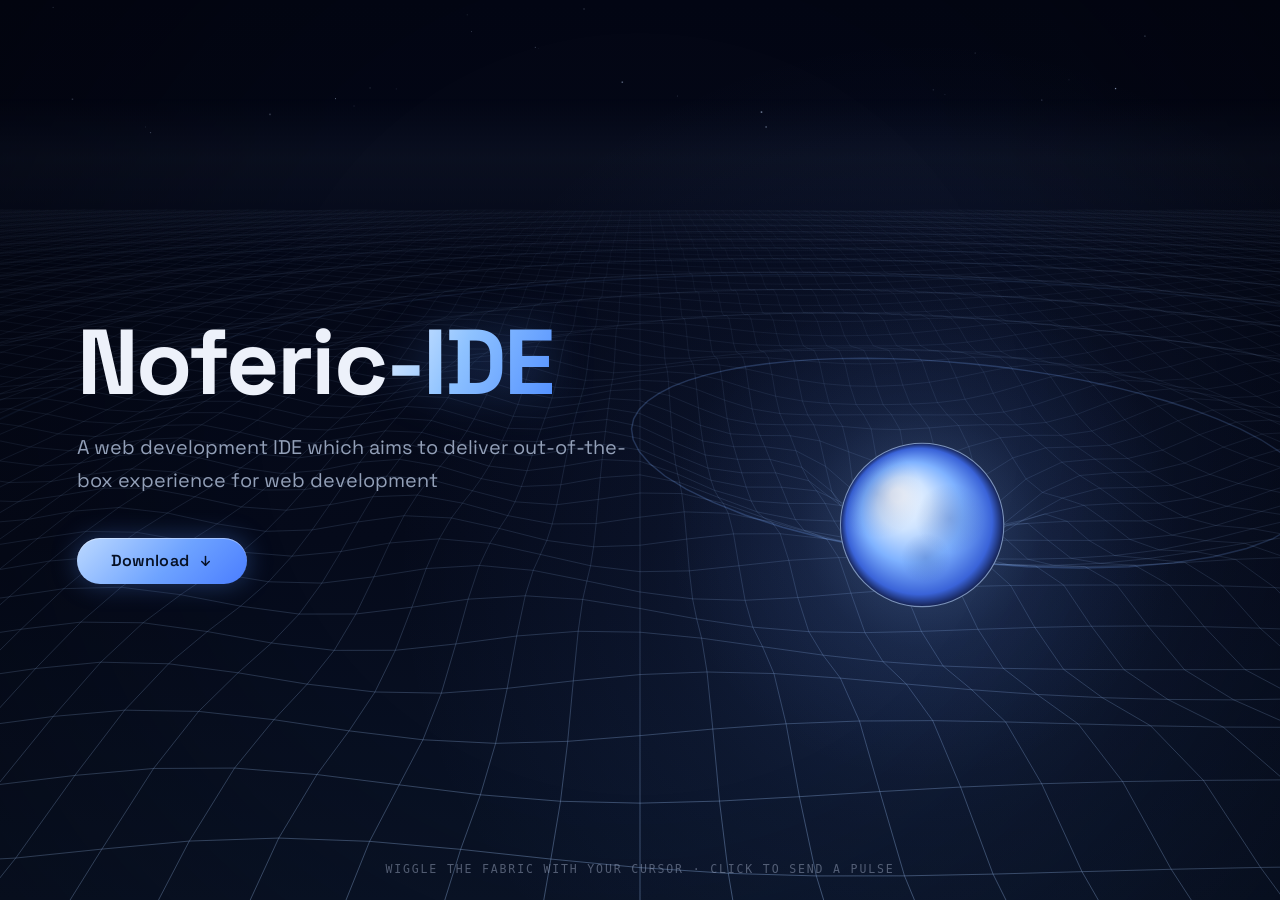
<file: index.html>
<!DOCTYPE html>
<html lang="en">
<head>
<meta charset="UTF-8">
<meta name="viewport" content="width=device-width, initial-scale=1.0">
<title>Noferic-IDE</title>
<meta name="description" content="A web development IDE which aims to deliver out-of-the-box experience for web development">
<meta name="theme-color" content="#030614">
<link rel="preconnect" href="https://fonts.googleapis.com">
<link rel="preconnect" href="https://fonts.gstatic.com" crossorigin>
<link href="https://fonts.googleapis.com/css2?family=Space+Grotesk:wght@400;500;600;700&display=swap" rel="stylesheet">
<style>
  :root{
    --bg:#030614;
    --ink:#edf1fa;
    --muted:#93a0b8;
    --accent:#7ab6ff;
    color-scheme:dark;
  }
  *{margin:0;padding:0;box-sizing:border-box}
  html,body{height:100%}
  body{
    background:var(--bg);
    color:var(--ink);
    font-family:'Space Grotesk',system-ui,-apple-system,'Segoe UI',sans-serif;
    overflow:hidden;
    overscroll-behavior:none;
  }
  ::selection{background:rgba(110,165,255,.32)}

  /* ---------- the gravitational fabric ---------- */
  #space{
    position:fixed;inset:0;
    width:100%;height:100%;
    display:block;
    z-index:0;
    touch-action:none;
  }

  /* ---------- hero content ---------- */
  .hero{
    position:relative;
    z-index:2;
    height:100svh;
    max-width:760px;
    display:flex;
    flex-direction:column;
    justify-content:center;
    padding:0 5vw 0 clamp(1.5rem,6vw,7rem);
    pointer-events:none; /* let the fabric feel the cursor everywhere */
  }
  .hero h1{
    font-size:clamp(2.9rem,7.2vw,6.2rem);
    font-weight:700;
    letter-spacing:-.025em;
    line-height:1.02;
    text-wrap:balance;
  }
  .hero h1 .accent{
    background:linear-gradient(115deg,#e6f1ff 0%,#8ec2ff 45%,#4f8dff 100%);
    -webkit-background-clip:text;
    background-clip:text;
    color:transparent;
    filter:drop-shadow(0 0 22px rgba(90,150,255,.28));
  }
  .tagline{
    margin-top:1.35rem;
    font-size:clamp(1.02rem,1.55vw,1.28rem);
    line-height:1.65;
    color:var(--muted);
    max-width:44ch;
  }
  .actions{
    margin-top:2.6rem;
    display:flex;
    gap:1rem;
    flex-wrap:wrap;
    align-items:center;
  }
  .btn{
    pointer-events:auto;
    display:inline-flex;
    align-items:center;
    gap:.6rem;
    padding:.95rem 2.1rem;
    border-radius:999px;
    font:600 1rem/1 'Space Grotesk',system-ui,sans-serif;
    letter-spacing:.01em;
    text-decoration:none;
    transition:transform .22s cubic-bezier(.2,.7,.2,1),box-shadow .22s,border-color .22s,background .22s;
    will-change:transform;
  }
  .btn:focus-visible{outline:2px solid var(--accent);outline-offset:3px}
  .btn-primary{
    color:#071226;
    background:linear-gradient(135deg,#bcd9ff 0%,#6ea3ff 55%,#4a7dff 100%);
    box-shadow:0 0 26px rgba(90,145,255,.35),inset 0 1px 0 rgba(255,255,255,.4);
  }
  .btn-primary:hover{
    transform:translateY(-2px);
    box-shadow:0 6px 38px rgba(90,145,255,.5),inset 0 1px 0 rgba(255,255,255,.4);
  }
  .btn-primary svg{transition:transform .22s}
  .btn-primary:hover svg{transform:translateY(2px)}
  .btn-ghost{
    color:var(--ink);
    border:1px solid rgba(147,160,184,.38);
    background:rgba(255,255,255,.03);
    backdrop-filter:blur(6px);
    -webkit-backdrop-filter:blur(6px);
  }
  .btn-ghost:hover{
    transform:translateY(-2px);
    border-color:rgba(130,180,255,.55);
    background:rgba(130,180,255,.08);
  }

  /* ---------- interaction hint ---------- */
  #hint{
    position:fixed;
    left:50%;bottom:1.5rem;
    transform:translateX(-50%);
    z-index:2;
    font:500 .72rem/1 ui-monospace,'SF Mono',Menlo,Consolas,monospace;
    letter-spacing:.16em;
    text-transform:uppercase;
    color:rgba(147,160,184,.52);
    user-select:none;
    pointer-events:none;
    transition:opacity 1s ease;
    animation:hintIn 1.6s .9s both;
  }
  #hint.gone{opacity:0}

  /* ---------- supernova transition (Download) ---------- */
  #flash{
    position:fixed;inset:0;z-index:6;pointer-events:none;opacity:0;
    background:radial-gradient(circle at 72% 50%,#ffffff 0%,#e8f1ff 16%,#9cc5ff 36%,rgba(80,120,230,.55) 55%,rgba(8,14,40,0) 76%);
  }
  #flash.go{animation:novaFlash 1.5s ease-out forwards}
  @keyframes novaFlash{
    0%{opacity:0}
    26%{opacity:1}
    100%{opacity:0}
  }
  .btn-primary.burst{animation:btnBurst .45s cubic-bezier(.2,.7,.3,1) forwards}
  @keyframes btnBurst{
    0%{filter:brightness(1)}
    30%{filter:brightness(2.4);transform:scale(1.09)}
    100%{transform:scale(.55);opacity:0;filter:brightness(3)}
  }

  /* ---------- entrance ---------- */
  @keyframes rise{from{opacity:0;transform:translateY(20px)}to{opacity:1;transform:none}}
  @keyframes hintIn{from{opacity:0}to{opacity:1}}
  .hero > *{animation:rise .95s cubic-bezier(.2,.7,.2,1) both}
  .hero > *:nth-child(2){animation-delay:.12s}
  .hero > *:nth-child(3){animation-delay:.24s}

  @media (max-width:720px){
    .hero{justify-content:flex-start;padding-top:12svh}
  }
  @media (prefers-reduced-motion:reduce){
    .hero > *,#hint{animation:none}
    #flash{display:none}
  }
</style>
</head>
<body>

<canvas id="space" aria-hidden="true" label="gravitational fabric animation"></canvas>

<main class="hero">
  <h1>Noferic<span class="accent">-IDE</span></h1>
  <p class="tagline">A web development IDE which aims to deliver out-of-the-box experience for web development</p>
  <div class="actions">
    <a class="btn btn-primary" href="download.html">
      Download
      <svg width="15" height="15" viewBox="0 0 24 24" fill="none" stroke="currentColor" stroke-width="2.4" stroke-linecap="round" stroke-linejoin="round" aria-hidden="true"><path d="M12 4v14"/><path d="m6 12 6 6 6-6"/></svg>
    </a>
    
  </div>
</main>

<p id="hint">wiggle the fabric with your cursor &middot; click to send a pulse</p>

<div id="flash" aria-hidden="true"></div>

<noscript><style>#hint{display:none}</style></noscript>

<script>
(() => {
'use strict';

const canvas = document.getElementById('space');
const ctx = canvas.getContext('2d');
const hint = document.getElementById('hint');
const reduced = matchMedia('(prefers-reduced-motion: reduce)').matches;
const TAU = Math.PI * 2;
const PULSE_SPEED = 22;   // world units / second — click waves travel calmly

/* =========================================================
   Camera & world
   A 3D fabric plane viewed in perspective. The camera sits
   CAM_H units above the plane, tilted down by PITCH radians.
   ========================================================= */
const CAM_H = 16;
const PITCH = 0.42;
const cosP = Math.cos(PITCH), sinP = Math.sin(PITCH);
const FOV = 850;

let W = 0, H = 0, DPR = 1, CX = 0, CY = 0, horizonY = 0;

/* The heavy mass: Noferic-IDE */
let BZ = 58, BX = 26, BALL_R = 6.6, WELL_D = 13.5;
const WELL_S = 5.4;
const ball = { x: 0, y: 0, r: 0, groundY: 0 };

/* Fabric grid (world coordinates) */
const ROWS = 84, COLS = 155;
const gzVals = new Float32Array(ROWS);
const xs = new Float32Array(COLS);
for (let i = 0; i < ROWS; i++) gzVals[i] = 6 + 2.8 * i;
for (let j = 0; j < COLS; j++) xs[j] = -184.8 + 2.4 * j;
const NP = ROWS * COLS;
const px = new Float32Array(NP), py = new Float32Array(NP);
const vis = new Uint8Array(NP);
const CULL = 90;   // px margin outside the viewport that is still worth drawing

/* Stars */
let stars = [];

/* Interaction state */
const mouse = { on: false, amp: 0, wx: 0, wz: 0, sx: 0, sy: 0, energy: 0, pwx: 0, pwz: 0 };
const pulses = [];
let haloBoost = 0, ballWob = 0;
let novaT0 = -1, novaPulsed = false;   // supernova sequence (Download click)
let t = 0, last = 0;

/* ---------------------------------------------------------
   Screen point -> ray -> intersection with the fabric plane
   --------------------------------------------------------- */
function unproject(sx, sy) {
  const dxc = (sx - CX) / FOV;
  const dyc = (CY - sy) / FOV;
  const dirY = dyc * cosP - sinP;        // world-space y of the ray
  if (dirY > -0.03) return null;         // ray points above the horizon
  const tt = -CAM_H / dirY;
  const dirZ = dyc * sinP + cosP;
  return { x: tt * dxc, z: tt * dirZ };
}

/* ---------------------------------------------------------
   Fabric displacement field:
   a static gravity well under the mass + continuous waves
   radiating from it + ripples around the cursor + pulses
   --------------------------------------------------------- */
function disp(x, z) {
  const dx = x - BX, dz = z - BZ;
  const d = Math.sqrt(dx * dx + dz * dz);
  let y = -WELL_D * WELL_S / Math.sqrt(d * d + WELL_S * WELL_S);
  if (!reduced) {
    y += 0.95 * Math.sin(d * 0.45 - t * 1.6) * Math.exp(-d * 0.011);
    if (mouse.amp > 0.004) {
      const mx = x - mouse.wx, mz = z - mouse.wz;
      const md = Math.sqrt(mx * mx + mz * mz);
      const amp = mouse.amp * (1 + Math.min(0.7, mouse.energy * 0.02));   // moving fast stirs a little harder
      y -= amp * 1.05 * Math.exp(-md * md * 0.005);                       // the cursor gently presses the fabric down
      y += amp * 0.75 * Math.sin(md * 0.8 - t * 2.4) * Math.exp(-md * 0.05);   // slow, soft wiggle rings around the cursor
      y += amp * 0.22 * Math.sin(md * 1.5 + t * 2.0) * Math.exp(-md * 0.07);   // faint shimmer on top
    }
    for (let p = 0; p < pulses.length; p++) {
      const P = pulses[p], age = t - P.t0;
      const gx = x - P.x, gz = z - P.z;
      const g = Math.sqrt(gx * gx + gz * gz) - age * PULSE_SPEED;
      y += P.amp * Math.exp(-g * g * 0.018) * Math.exp(-age * 0.55);
    }
  }
  return y;
}

/* ---------------------------------------------------------
   Layout: canvas sizing + placing the mass on screen
   --------------------------------------------------------- */
function layout() {
  DPR = Math.min(devicePixelRatio || 1, 1.75);
  W = innerWidth; H = innerHeight;
  canvas.width = Math.round(W * DPR);
  canvas.height = Math.round(H * DPR);
  canvas.style.width = W + 'px';
  canvas.style.height = H + 'px';
  ctx.setTransform(DPR, 0, 0, DPR, 0, 0);

  CX = W * 0.5;
  CY = H * 0.58;
  horizonY = CY - FOV * Math.tan(PITCH);

  const portrait = H > W * 1.05;
  const fx = portrait ? 0.68 : (W < 1280 ? 0.78 : 0.72);
  BZ = portrait ? 46 : 58;
  BALL_R = (portrait ? 5.4 : 6.6) * Math.min(1.55, Math.max(0.92, W / 1500));
  WELL_D = portrait ? 11.5 : 13.5;

  const lift = BALL_R * 0.55;
  const yC = -WELL_D + lift - CAM_H;               // ball centre (camera-relative y)
  const zcB = -yC * sinP + BZ * cosP;
  BX = (fx - 0.5) * W * zcB / FOV;
  ball.x = CX + (fx - 0.5) * W;
  ball.r = FOV * BALL_R / zcB;
  ball.y = CY - FOV * (yC * cosP + BZ * sinP) / zcB;

  const yG = -WELL_D - CAM_H;                      // bottom of the gravity well
  const zcG = -yG * sinP + BZ * cosP;
  ball.groundY = CY - FOV * (yG * cosP + BZ * sinP) / zcG;

  makeStars();
  makeGridGrad();
  makeBackdrops();
}

/* Static backdrop, vignette and horizon haze are expensive gradient fills,
   so they are rendered once per resize into cached bitmaps. */
let bgCanvas = null, vigCanvas = null, hzCanvas = null;
function makeBackdrops() {
  const w = Math.max(1, Math.round(W * DPR)), h = Math.max(1, Math.round(H * DPR));

  bgCanvas = document.createElement('canvas');
  bgCanvas.width = w; bgCanvas.height = h;
  const b = bgCanvas.getContext('2d');
  b.setTransform(DPR, 0, 0, DPR, 0, 0);
  let g = b.createLinearGradient(0, 0, 0, H);
  g.addColorStop(0, '#030614');
  g.addColorStop(0.6, '#050a1a');
  g.addColorStop(1, '#0a1428');
  b.fillStyle = g;
  b.fillRect(0, 0, W, H);

  vigCanvas = document.createElement('canvas');
  vigCanvas.width = w; vigCanvas.height = h;
  const v = vigCanvas.getContext('2d');
  v.setTransform(DPR, 0, 0, DPR, 0, 0);
  g = v.createRadialGradient(CX, H * 0.46, Math.min(W, H) * 0.42, CX, H * 0.5, Math.hypot(W, H) * 0.62);
  g.addColorStop(0, 'rgba(0,0,0,0)');
  g.addColorStop(1, 'rgba(0,0,5,0.42)');
  v.fillStyle = g;
  v.fillRect(0, 0, W, H);

  hzCanvas = document.createElement('canvas');
  hzCanvas.width = w; hzCanvas.height = Math.max(1, Math.ceil(176 * DPR));
  const hz = hzCanvas.getContext('2d');
  hz.setTransform(DPR, 0, 0, DPR, 0, 0);
  g = hz.createLinearGradient(0, 0, 0, 176);
  g.addColorStop(0, 'rgba(140,170,220,0)');
  g.addColorStop(0.35, 'rgba(140,170,220,0.055)');
  g.addColorStop(1, 'rgba(140,170,220,0)');
  hz.fillStyle = g;
  hz.fillRect(0, 0, W, 176);
}

function makeStars() {
  stars.length = 0;
  const skyH = Math.max(60, horizonY - 6);
  const n = Math.round(W * skyH / 7000);
  for (let i = 0; i < n; i++) {
    stars.push({
      x: Math.random() * W,
      y: Math.random() * skyH,
      r: Math.random() * 1.2 + 0.4,
      p: Math.random() * TAU,
      s: 0.3 + Math.random() * 1.1,
      a: 0.2 + Math.random() * 0.55
    });
  }
}

let gridGrad = null;
function makeGridGrad() {
  gridGrad = ctx.createLinearGradient(0, H, 0, Math.max(40, horizonY));
  gridGrad.addColorStop(0, 'rgba(150,185,235,0.40)');
  gridGrad.addColorStop(0.45, 'rgba(150,185,235,0.15)');
  gridGrad.addColorStop(1, 'rgba(150,185,235,0)');
}

/* ---------------------------------------------------------
   A circle of radius R drawn on the fabric, hugging its curves
   --------------------------------------------------------- */
function drawFabricCircle(wx, wz, R, a) {
  ctx.strokeStyle = 'rgba(130,180,255,' + a.toFixed(3) + ')';
  ctx.beginPath();
  let pen = false;
  for (let si = 0; si <= 56; si++) {
    const an = si / 56 * TAU;
    const cxw = wx + Math.cos(an) * R;
    const czw = wz + Math.sin(an) * R;
    const y = disp(cxw, czw) - CAM_H;
    const zc = -y * sinP + czw * cosP;
    if (zc < 2) { pen = false; continue; }            // behind the camera
    const sxp = CX + FOV * cxw / zc;
    const syp = CY - FOV * (y * cosP + czw * sinP) / zc;
    pen ? ctx.lineTo(sxp, syp) : ctx.moveTo(sxp, syp);
    pen = true;
  }
  ctx.stroke();
}

/* ---------------------------------------------------------
   Rendering
   --------------------------------------------------------- */
function render() {
  /* deep space background (cached bitmap) */
  ctx.drawImage(bgCanvas, 0, 0, W, H);

  /* stars, with a whisper of parallax */
  const par = mouse.on ? (mouse.sx - CX) * 0.008 : 0;
  for (let i = 0; i < stars.length; i++) {
    const s = stars[i];
    const a = s.a * (0.6 + 0.4 * Math.sin(s.p + t * s.s));
    ctx.fillStyle = 'rgba(200,220,255,' + a.toFixed(3) + ')';
    ctx.fillRect(s.x + par, s.y, s.r, s.r);
  }

  /* haze along the horizon (cached bitmap) */
  ctx.drawImage(hzCanvas, 0, horizonY - 46, W, 176);

  /* ---- the fabric: deform, project, cull, draw ---- */
  let k = 0;
  for (let i = 0; i < ROWS; i++) {
    const z = gzVals[i];
    for (let j = 0; j < COLS; j++, k++) {
      const x = xs[j];
      const y = disp(x, z) - CAM_H;
      const zc = -y * sinP + z * cosP;
      const sxp = CX + FOV * x / zc;
      const syp = CY - FOV * (y * cosP + z * sinP) / zc;
      px[k] = sxp; py[k] = syp;
      vis[k] = (sxp > -CULL && sxp < W + CULL && syp > -CULL && syp < H + CULL) ? 1 : 0;
    }
  }
  ctx.lineWidth = 1;
  ctx.strokeStyle = gridGrad;

  ctx.beginPath();                                   // rows (constant depth)
  for (let i = 0; i < ROWS; i++) {
    let pen = false;
    for (let j = 0; j < COLS; j++) {
      const p = i * COLS + j;
      if (!vis[p]) { pen = false; continue; }        // skip segments fully outside the view
      pen ? ctx.lineTo(px[p], py[p]) : ctx.moveTo(px[p], py[p]);
      pen = true;
    }
  }
  ctx.stroke();

  ctx.beginPath();                                   // columns (constant x)
  for (let j = 0; j < COLS; j++) {
    let pen = false;
    for (let i = 0; i < ROWS; i++) {
      const p = i * COLS + j;
      if (!vis[p]) { pen = false; continue; }
      pen ? ctx.lineTo(px[p], py[p]) : ctx.moveTo(px[p], py[p]);
      pen = true;
    }
  }
  ctx.stroke();

  /* ---- light the fabric casts back around the mass ---- */
  ctx.globalCompositeOperation = 'lighter';
  let g = ctx.createRadialGradient(ball.x, ball.groundY, ball.r * 0.2, ball.x, ball.groundY, ball.r * 6.5);
  g.addColorStop(0, 'rgba(110,160,255,0.15)');
  g.addColorStop(0.5, 'rgba(100,150,255,0.05)');
  g.addColorStop(1, 'rgba(90,140,255,0)');
  ctx.fillStyle = g;
  ctx.beginPath();
  ctx.arc(ball.x, ball.groundY, ball.r * 6.5, 0, TAU);
  ctx.fill();

  /* ---- expanding gravitational wavefronts ---- */
  if (!reduced) {
    ctx.lineWidth = 1.4;
    for (let q = 0; q < 3; q++) {
      const ph = (t * 0.07 + q / 3) % 1;
      const R = 8 + ph * 126;
      const a = Math.pow(1 - ph, 2.2) * 0.26;
      drawFabricCircle(BX, BZ, R, a);
    }
    /* bright rims riding on click pulses */
    ctx.lineWidth = 2;
    for (let p = 0; p < pulses.length; p++) {
      const P = pulses[p], age = t - P.t0;
      const a = Math.max(0, 1 - age / 4.2) * 0.55;
      if (a <= 0.01) continue;
      drawFabricCircle(P.x, P.z, age * PULSE_SPEED, a);
    }
  }
  ctx.globalCompositeOperation = 'source-over';

  drawBall();

  /* vignette (cached bitmap) */
  ctx.drawImage(vigCanvas, 0, 0, W, H);
}

function drawBall() {
  if (novaT0 >= 0) { drawNova(); return; }
  const r = ball.r * (1 + 0.012 * Math.sin(t * 1.1)) * (1 + haloBoost * 0.06);
  /* a heavy body barely drifts — but poke it and it wobbles */
  const wob = (0.5 + ballWob * ballWob * 3.2) * ball.r * 0.018;
  const bx = ball.x + Math.sin(t * 1.5) * wob;
  const by = ball.y + Math.cos(t * 1.3) * wob * 0.7;

  /* corona */
  const hr = r * (3.1 + haloBoost * 0.9);
  const ha = 0.5 + haloBoost * 0.35;
  let g = ctx.createRadialGradient(bx, by, r * 0.4, bx, by, hr);
  g.addColorStop(0, 'rgba(150,195,255,' + (0.42 * ha).toFixed(3) + ')');
  g.addColorStop(0.4, 'rgba(110,160,255,' + (0.13 * ha).toFixed(3) + ')');
  g.addColorStop(1, 'rgba(90,140,255,0)');
  ctx.fillStyle = g;
  ctx.beginPath();
  ctx.arc(bx, by, hr, 0, TAU);
  ctx.fill();

  /* body */
  g = ctx.createRadialGradient(bx - r * 0.3, by - r * 0.36, r * 0.08, bx, by, r);
  g.addColorStop(0, '#f4f9ff');
  g.addColorStop(0.26, '#cfe4ff');
  g.addColorStop(0.58, '#7fb2ff');
  g.addColorStop(0.88, '#3a63d8');
  g.addColorStop(1, '#131f4d');
  ctx.fillStyle = g;
  ctx.beginPath();
  ctx.arc(bx, by, r, 0, TAU);
  ctx.fill();

  /* slow-drifting surface mottling */
  ctx.save();
  ctx.beginPath();
  ctx.arc(bx, by, r, 0, TAU);
  ctx.clip();
  for (let m = 0; m < 3; m++) {
    const mxp = bx + Math.sin(t * 0.05 + m * 2.4) * r * 0.55;
    const myp = by + Math.cos(t * 0.04 + m * 1.7) * r * 0.4;
    const mr = r * (0.3 + 0.12 * m);
    const mg = ctx.createRadialGradient(mxp, myp, 0, mxp, myp, mr);
    mg.addColorStop(0, 'rgba(20,45,120,0.20)');
    mg.addColorStop(1, 'rgba(20,45,120,0)');
    ctx.fillStyle = mg;
    ctx.beginPath();
    ctx.arc(mxp, myp, mr, 0, TAU);
    ctx.fill();
  }
  ctx.restore();

  /* rim light */
  ctx.strokeStyle = 'rgba(190,220,255,0.6)';
  ctx.lineWidth = 1.1;
  ctx.beginPath();
  ctx.arc(bx, by, r - 0.4, 0, TAU);
  ctx.stroke();
}

/* --- supernova: collapse, then detonate --- */
function drawNova() {
  const nph = Math.min(1.2, (t - novaT0) / 1.5);
  if (nph < 0.2) {
    /* collapse — the star implodes, shivering */
    const c = nph / 0.2;
    const r = ball.r * (1 - 0.42 * c);
    const bx = ball.x + (Math.random() - 0.5) * r * 0.24 * c;
    const by = ball.y + (Math.random() - 0.5) * r * 0.24 * c;
    const hr = r * (3.1 + c * 1.8);
    let g = ctx.createRadialGradient(bx, by, r * 0.4, bx, by, hr);
    g.addColorStop(0, 'rgba(205,228,255,' + Math.min(1, 0.55 + c * 0.45).toFixed(3) + ')');
    g.addColorStop(0.4, 'rgba(130,175,255,' + (0.2 + c * 0.25).toFixed(3) + ')');
    g.addColorStop(1, 'rgba(90,140,255,0)');
    ctx.fillStyle = g;
    ctx.beginPath(); ctx.arc(bx, by, hr, 0, TAU); ctx.fill();
    g = ctx.createRadialGradient(bx - r * 0.3, by - r * 0.36, r * 0.08, bx, by, r);
    g.addColorStop(0, '#ffffff');
    g.addColorStop(0.5, '#dceaff');
    g.addColorStop(1, '#3a63d8');
    ctx.fillStyle = g;
    ctx.beginPath(); ctx.arc(bx, by, r, 0, TAU); ctx.fill();
  } else {
    /* detonation — a fireball blooms and fades */
    const e = Math.min(1, (nph - 0.2) / 0.8);
    const fade = Math.pow(1 - e, 1.6);
    if (fade > 0.012) {
      ctx.globalCompositeOperation = 'lighter';
      const fr = ball.r * (0.5 + e * 9.5);
      const fg = ctx.createRadialGradient(ball.x, ball.y, 0, ball.x, ball.y, fr);
      fg.addColorStop(0, 'rgba(255,255,255,' + (0.95 * fade).toFixed(3) + ')');
      fg.addColorStop(0.35, 'rgba(185,215,255,' + (0.5 * fade).toFixed(3) + ')');
      fg.addColorStop(1, 'rgba(90,140,255,0)');
      ctx.fillStyle = fg;
      ctx.beginPath(); ctx.arc(ball.x, ball.y, fr, 0, TAU); ctx.fill();
      ctx.strokeStyle = 'rgba(215,235,255,' + (0.75 * fade).toFixed(3) + ')';
      ctx.lineWidth = 2.5;
      ctx.beginPath(); ctx.arc(ball.x, ball.y, fr * 0.6, 0, TAU); ctx.stroke();
      ctx.globalCompositeOperation = 'source-over';
    }
  }
}

/* ---------------------------------------------------------
   Animation loop
   --------------------------------------------------------- */
function frame(now) {
  const dt = Math.min(0.05, (now - last) / 1000 || 0.016);
  last = now;
  t += dt;
  mouse.amp += ((mouse.on ? 1 : 0) - mouse.amp) * Math.min(1, dt * 3);
  const spd = mouse.on ? Math.hypot(mouse.wx - mouse.pwx, mouse.wz - mouse.pwz) / Math.max(dt, 0.001) : 0;
  mouse.energy += (Math.min(spd, 60) - mouse.energy) * Math.min(1, dt * 5);
  mouse.pwx = mouse.wx; mouse.pwz = mouse.wz;
  haloBoost *= Math.exp(-dt * 2.8);
  if (novaT0 >= 0 && !novaPulsed && t - novaT0 > 0.32) {   // the star answers the burst
    novaPulsed = true;
    haloBoost = 1.5;
    pulses.push({ x: BX, z: BZ, t0: t, amp: 4.6 });
  }
  const overBall = mouse.on && Math.hypot(mouse.sx - ball.x, mouse.sy - ball.y) < ball.r * 1.35;
  ballWob += ((overBall ? 1 : 0) - ballWob) * Math.min(1, dt * 4);
  for (let p = pulses.length - 1; p >= 0; p--) {
    if (t - pulses[p].t0 > 7.5) pulses.splice(p, 1);
  }
  render();
  requestAnimationFrame(frame);
}

/* ---------------------------------------------------------
   Input
   --------------------------------------------------------- */
addEventListener('pointermove', e => {
  mouse.sx = e.clientX; mouse.sy = e.clientY;
  const u = unproject(e.clientX, e.clientY);
  if (u) { mouse.wx = u.x; mouse.wz = u.z; mouse.on = true; }
  else mouse.on = false;
  dismissHint();
}, { passive: true });

addEventListener('pointerdown', e => {
  if (reduced) return;
  const d = Math.hypot(e.clientX - ball.x, e.clientY - ball.y);
  if (d < ball.r * 1.25) {
    haloBoost = 1.2;
    pulses.push({ x: BX, z: BZ, t0: t, amp: 2.6 });
  } else {
    const u = unproject(e.clientX, e.clientY);
    if (u) pulses.push({ x: u.x, z: u.z, t0: t, amp: 2.0 });
  }
  if (pulses.length > 8) pulses.shift();
  dismissHint();
});

document.documentElement.addEventListener('mouseleave', () => { mouse.on = false; });
addEventListener('blur', () => { mouse.on = false; });

/* ---------------------------------------------------------
   Download → supernova → download.html
   --------------------------------------------------------- */
const dlBtn = document.querySelector('.btn-primary[href="download.html"]');
if (dlBtn) {
  dlBtn.addEventListener('click', e => {
    if (reduced) return;                       // straight there, no theatrics
    e.preventDefault();
    if (novaT0 >= 0) return;                   // already mid-supernova
    novaT0 = t;
    try { burstButton(dlBtn); } catch (_) {}
    const f = document.getElementById('flash');
    if (f) { f.classList.remove('go'); void f.offsetWidth; f.classList.add('go'); }
    setTimeout(() => { location.href = dlBtn.href; }, 1500);   // navigation is guaranteed
  });
}

function burstButton(btn) {
  btn.classList.add('burst');
  const r = btn.getBoundingClientRect();
  const cx = r.left + r.width / 2, cy = r.top + r.height / 2;
  const cols = ['#ffffff', '#cfe4ff', '#8ec2ff', '#4f8dff'];
  for (let i = 0; i < 40; i++) {
    const s = document.createElement('span');
    const sz = 2 + Math.random() * 5;
    s.style.cssText = 'position:fixed;left:' + (cx - sz / 2).toFixed(1) + 'px;top:' + (cy - sz / 2).toFixed(1) +
      'px;width:' + sz.toFixed(1) + 'px;height:' + sz.toFixed(1) + 'px;border-radius:50%;background:' +
      cols[i & 3] + ';pointer-events:none;z-index:7;box-shadow:0 0 6px rgba(150,190,255,.85)';
    document.body.appendChild(s);
    const ang = Math.random() * TAU;
    const dist = 50 + Math.random() * 300;
    const dx = Math.cos(ang) * dist, dy = Math.sin(ang) * dist * 0.75;
    s.animate([
      { transform: 'translate(0,0) scale(1)', opacity: 1 },
      { transform: 'translate(' + dx.toFixed(1) + 'px,' + dy.toFixed(1) + 'px) scale(' + (0.15 + Math.random() * 0.4).toFixed(2) + ')', opacity: 0 }
    ], { duration: 650 + Math.random() * 750, easing: 'cubic-bezier(.12,.66,.3,1)' }).onfinish = () => s.remove();
  }
}

function dismissHint() {
  if (hint && !hint.classList.contains('gone')) hint.classList.add('gone');
}

/* ---------------------------------------------------------
   Boot
   --------------------------------------------------------- */
addEventListener('resize', () => {
  layout();
  if (reduced) render();
});

layout();
if (reduced) {
  render();                                          // a still fabric, no motion
} else {
  last = performance.now();
  requestAnimationFrame(frame);
}
})();
</script>
</body>
</html>
</file>
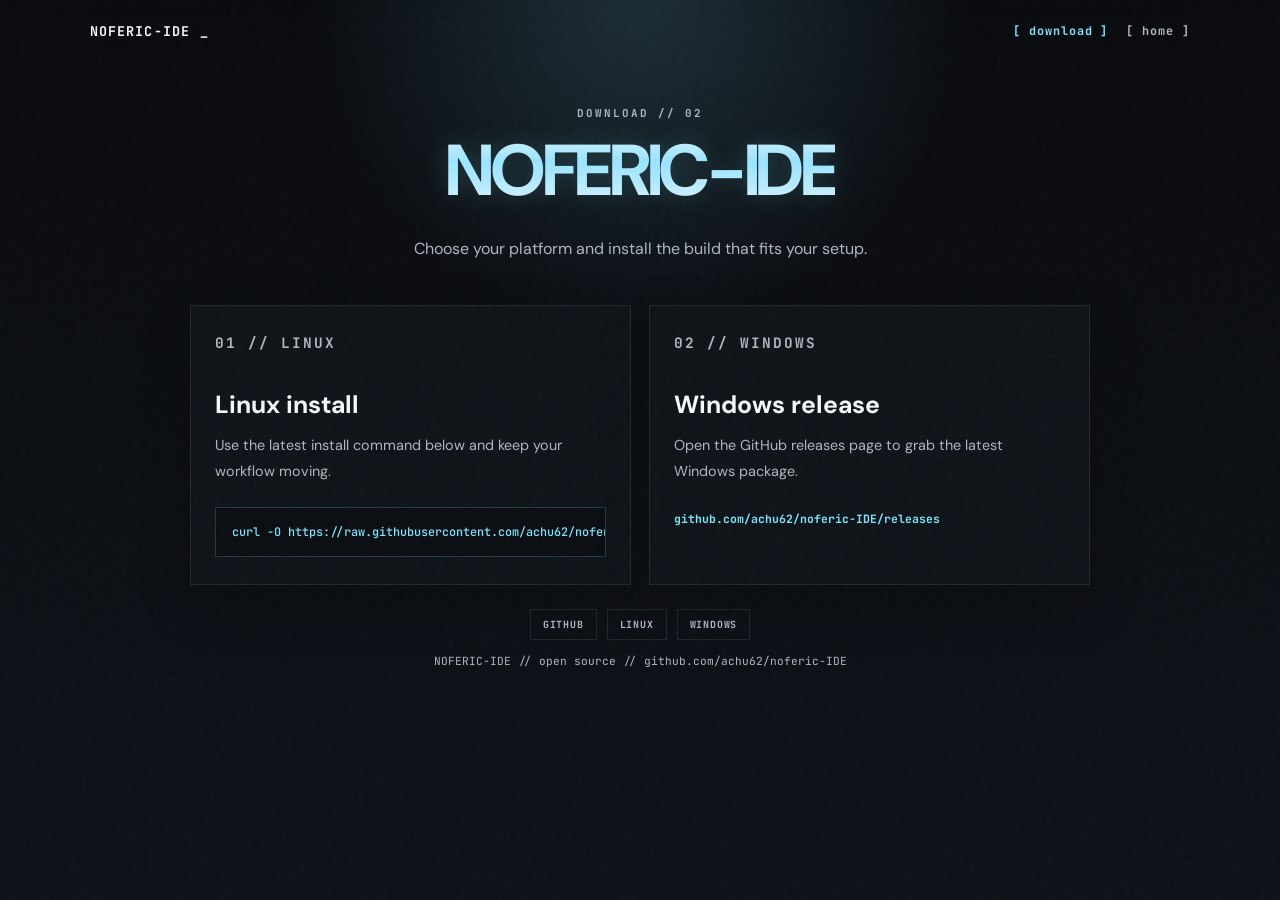
<file: download.html>
<!DOCTYPE html>
<html lang="en">
<head>
    <meta charset="UTF-8">
    <meta name="viewport" content="width=device-width, initial-scale=1.0">
    <title>Download // NOFERIC-IDE</title>

    <link rel="preconnect" href="https://fonts.googleapis.com">
    <link rel="preconnect" href="https://fonts.gstatic.com" crossorigin>
    <link href="https://fonts.googleapis.com/css2?family=DM+Sans:wght@400;500;700&family=JetBrains+Mono:wght@400;500;700&display=swap" rel="stylesheet">
    <link rel="stylesheet" href="style.css">
</head>
<body>
    <div class="crt-noise"></div>
    <div class="scanlines"></div>

    <header class="topbar">
        <a class="brand-mark" href="index.html" aria-label="Noferic-IDE home">
            <span>NOFERIC-IDE</span><span class="brand-blink">_</span>
        </a>
        <nav class="topnav" aria-label="Download navigation">
            <a class="nav-btn active" href="download.html">[ download ]</a>
            <a class="nav-btn" href="index.html">[ home ]</a>
        </nav>
    </header>

    <main class="page-shell download-page">
        <section class="download-intro">
            <p class="kicker">download // 02</p>
            <h1><span>NOFERIC-IDE</span></h1>
            <p>Choose your platform and install the build that fits your setup.</p>
        </section>

        <section class="download-options" aria-label="Download options">
            <article class="download-card linux-card">
                <div class="card-topline">
                    <p class="download-card-label">01 // Linux</p>
                </div>
                <h2>Linux install</h2>
                <p>Use the latest install command below and keep your workflow moving.</p>
                <code class="download-command" id="linux-command">curl -O https://raw.githubusercontent.com/achu62/noferic-IDE/refs/heads/main/noferic-install.sh && sh ./noferic-install.sh</code>
            </article>

            <article class="download-card windows-card">
                <div class="card-topline">
                    <p class="download-card-label">02 // Windows</p>
                </div>
                <h2>Windows release</h2>
                <p>Open the GitHub releases page to grab the latest Windows package.</p>
                <a class="download-link" href="https://github.com/achu62/noferic-IDE/releases" target="_blank" rel="noreferrer">github.com/achu62/noferic-IDE/releases</a>
            </article>
        </section>

        <div class="download-footer">
            <div class="footer-logos">
                <span>GitHub</span>
                <span>Linux</span>
                <span>Windows</span>
            </div>
            <p class="download-note">NOFERIC-IDE // open source // github.com/achu62/noferic-IDE</p>
        </div>
    </main>
</body>
</html>
</file>
<file: style.css>
:root {
    color-scheme: dark;
    --bg: #090b0f;
    --panel: rgba(17, 22, 28, 0.8);
    --line: rgba(255, 255, 255, 0.09);
    --bright: #f6f7fb;
    --muted: #aeb7c2;
    --cyan: #7fe4ff;
    --cyan-soft: rgba(127, 228, 255, 0.2);
    --green: #9ef4bd;
    --amber: #ffd59b;
    --shadow: rgba(0, 0, 0, 0.45);
}

* {
    box-sizing: border-box;
}

html {
    scroll-behavior: smooth;
}

body {
    margin: 0;
    min-height: 100vh;
    overflow-x: hidden;
    background: var(--bg);
    color: var(--bright);
    font-family: "DM Sans", sans-serif;
}

body::before {
    position: fixed;
    inset: 0;
    z-index: -2;
    background: radial-gradient(circle at 50% 0%, rgba(127, 228, 255, 0.16), transparent 30%), linear-gradient(180deg, #090b0f 0%, #0e1218 100%);
    content: "";
    pointer-events: none;
}

.crt-noise,
.scanlines {
    position: fixed;
    inset: 0;
    pointer-events: none;
}

.crt-noise {
    z-index: 20;
    opacity: 0.04;
    background-image: url("data:image/svg+xml,%3Csvg viewBox='0 0 180 180' xmlns='http://www.w3.org/2000/svg'%3E%3Cfilter id='n'%3E%3CfeTurbulence type='fractalNoise' baseFrequency='.9' numOctaves='3' stitchTiles='stitch'/%3E%3C/filter%3E%3Crect width='100%25' height='100%25' filter='url(%23n)' opacity='.7'/%3E%3C/svg%3E");
}

.scanlines {
    z-index: 19;
    opacity: 0.05;
    background: repeating-linear-gradient(0deg, transparent 0 5px, rgba(255, 255, 255, 0.04) 5px 6px);
}

.topbar,
.page-shell {
    width: min(1100px, calc(100% - 40px));
    margin-inline: auto;
}

.topbar {
    position: sticky;
    top: 0;
    z-index: 10;
    display: flex;
    align-items: center;
    justify-content: space-between;
    gap: 18px;
    padding: 22px 0 12px;
    backdrop-filter: blur(10px);
}

.brand-mark {
    display: inline-flex;
    align-items: center;
    gap: 10px;
    color: var(--bright);
    font-family: "JetBrains Mono", monospace;
    font-size: 0.84rem;
    font-weight: 700;
    letter-spacing: 0.08em;
    text-decoration: none;
}

.brand-logo {
    display: inline-flex;
    align-items: center;
    justify-content: center;
    width: 28px;
    height: 28px;
    border: 1px solid rgba(127, 228, 255, 0.38);
    background: rgba(127, 228, 255, 0.08);
    color: var(--cyan);
    font-size: 0.72rem;
}

.brand-blink,
.cursor {
    animation: blink 1.1s steps(2, start) infinite;
}

.topnav {
    display: flex;
    align-items: center;
    gap: 18px;
}

.nav-btn {
    color: var(--muted);
    font: 700 0.74rem "JetBrains Mono", monospace;
    text-decoration: none;
    letter-spacing: 0.08em;
}

.nav-btn.active,
.nav-btn:hover {
    color: var(--cyan);
}

.page-shell {
    padding-bottom: 90px;
}

.view-section {
    display: none;
}

.hero {
    padding: 52px 0 0;
    text-align: center;
}

.kicker {
    margin: 0 0 18px;
    color: var(--amber);
    font: 700 0.68rem "JetBrains Mono", monospace;
    letter-spacing: 0.18em;
    text-transform: uppercase;
}

.wordmark {
    position: relative;
    width: fit-content;
    max-width: 100%;
    margin: 0 auto;
    color: var(--bright);
    font-size: clamp(3.5rem, 11vw, 10rem);
    line-height: 0.8;
    letter-spacing: -0.08em;
    text-transform: uppercase;
}

.wordmark-core,
.wordmark-split {
    display: block;
}

.wordmark-core {
    background: linear-gradient(180deg, #f5f9ff 0%, #dbeaf8 28%, #9fe5ff 58%, #d5f9ff 100%);
    -webkit-background-clip: text;
    background-clip: text;
    color: transparent;
    text-shadow: 0 0 36px rgba(127, 228, 255, 0.3);
}

.wordmark-split {
    color: var(--cyan);
    text-shadow: 0 0 26px rgba(127, 228, 255, 0.55);
}

.wordmark-glow {
    position: absolute;
    inset: 0;
    z-index: -1;
    color: rgba(127, 228, 255, 0.24);
    filter: blur(28px);
    font: inherit;
    letter-spacing: inherit;
    text-transform: inherit;
}

.tagline {
    max-width: 760px;
    margin: 20px auto 0;
    color: var(--muted);
    font-size: 1.06rem;
    line-height: 1.8;
}

.title-stack {
    display: grid;
    gap: 6px;
    margin-top: 20px;
}

.title-stack h2 {
    margin: 0;
    color: var(--bright);
    font-size: clamp(1.2rem, 3vw, 2.6rem);
    letter-spacing: -0.06em;
    line-height: 1.1;
    font-weight: 700;
}

.showcase-shell {
    max-width: 1040px;
    margin: 44px auto 0;
}

.preview-card {
    max-width: 920px;
    margin: auto;
    padding: 10px;
    border: 1px solid var(--line);
    background: rgba(15, 19, 24, 0.86);
    box-shadow: 0 30px 80px rgba(0, 0, 0, 0.38);
}

.window-bar {
    display: flex;
    align-items: center;
    gap: 7px;
    padding: 7px 10px 12px;
    color: var(--muted);
    font-size: 0.62rem;
}

.window-bar span {
    width: 10px;
    height: 10px;
    border: 1px solid var(--muted);
}

.window-bar b {
    margin-left: 8px;
    font-weight: 400;
}

.window-bar i {
    margin-left: auto;
    color: var(--amber);
    font-style: normal;
}

#image-space {
    display: block;
    width: 100%;
    min-height: 260px;
    object-fit: cover;
    border: 1px solid rgba(255, 255, 255, 0.08);
    filter: saturate(0.72) brightness(1.03);
}

.news-shell {
    max-width: 820px;
    margin: 58px auto 0;
    padding: 30px;
    border: 1px solid var(--line);
    background: var(--panel);
}

.news-header {
    padding-bottom: 22px;
    border-bottom: 1px solid var(--line);
}

.news-header h2 {
    margin: 0;
    color: var(--bright);
    font-family: "JetBrains Mono", monospace;
    font-size: 1.25rem;
    font-weight: 700;
}

.news-list {
    display: grid;
    gap: 10px;
    padding-top: 20px;
}

.news-item {
    padding: 18px;
    border: 1px solid rgba(127, 228, 255, 0.14);
    background: rgba(127, 228, 255, 0.02);
    color: inherit;
    text-align: left;
    cursor: pointer;
    font: inherit;
}

.news-item:hover {
    border-color: var(--cyan);
    background: rgba(127, 228, 255, 0.04);
}

.news-item-topline {
    display: flex;
    justify-content: space-between;
    gap: 15px;
    margin-bottom: 10px;
}

.news-item h3 {
    margin: 0;
    color: var(--bright);
    font-size: 0.86rem;
}

.news-item time {
    color: var(--amber);
    font-size: 0.65rem;
    white-space: nowrap;
}

.news-tags {
    display: flex;
    gap: 8px;
    margin-bottom: 10px;
}

.news-tag {
    color: #101214;
    background: var(--cyan);
    font-size: 0.6rem;
    padding: 2px 6px;
}

.news-item p {
    margin: 0;
    color: var(--muted);
    font-size: 0.76rem;
    line-height: 1.7;
    white-space: pre-line;
}

.news-modal {
    position: fixed;
    inset: 0;
    z-index: 30;
    display: flex;
    align-items: center;
    justify-content: center;
    padding: 20px;
}

.news-modal[hidden] {
    display: none;
}

.news-modal-backdrop {
    position: absolute;
    inset: 0;
    background: rgba(0, 0, 0, 0.82);
}

.news-modal-content {
    position: relative;
    width: min(560px, 100%);
    padding: 30px;
    border: 1px solid var(--line);
    background: rgba(14, 19, 24, 0.94);
    box-shadow: 0 30px 80px rgba(0, 0, 0, 0.35);
}

.news-modal-close {
    position: absolute;
    top: 12px;
    right: 15px;
    border: 0;
    background: none;
    color: var(--muted);
    font: 1.2rem "JetBrains Mono";
    cursor: pointer;
}

.news-modal-body h3 {
    margin: 0 0 15px;
    color: var(--bright);
    font-size: 1rem;
}

.news-modal-body p:last-child {
    color: var(--muted);
    line-height: 1.8;
    white-space: pre-line;
}

@keyframes blink {
    50% {
        opacity: 0;
    }
}

@media (max-width: 640px) {

    .topbar,
    .page-shell {
        width: min(100% - 28px, 1040px);
    }

    .topbar {
        padding: 18px 0;
    }

    .brand-mark {
        font-size: 0.68rem;
    }

    .topnav {
        gap: 12px;
    }

    .hero {
        padding-top: 36px;
    }

    .title-stack h2 {
        font-size: 1.3rem;
    }

    .news-shell {
        padding: 20px;
    }

    .news-item-topline {
        display: block;
    }

    .news-item time {
        display: block;
        margin-top: 8px;
    }
}

/* DOWNLOAD */
.download-page {
    padding-top: 52px;
}

.download-intro {
    max-width: 720px;
    margin: 0 auto 42px;
    text-align: center;
}

.download-intro h1 {
    margin: 0 0 18px;
    color: var(--bright);
    font-size: clamp(2rem, 6vw, 4.5rem);
    letter-spacing: -0.06em;
}

.download-intro h1 span {
    display: inline-block;
    background: linear-gradient(180deg, #f1f7ff 0%, #9fe5ff 40%, #e9f6ff 100%);
    -webkit-background-clip: text;
    background-clip: text;
    color: transparent;
    text-shadow: 0 0 26px rgba(127, 228, 255, 0.2);
}

.download-intro p {
    margin: 0;
    color: var(--muted);
    line-height: 1.8;
}

.download-options {
    display: grid;
    grid-template-columns: repeat(2, minmax(0, 1fr));
    gap: 18px;
    max-width: 900px;
    margin: auto;
}

.download-card {
    min-height: 280px;
    padding: 24px;
    border: 1px solid var(--line);
    background: rgba(17, 22, 27, 0.84);
    box-shadow: 0 20px 50px rgba(0, 0, 0, 0.18);
}

.card-topline {
    display: flex;
    align-items: center;
    justify-content: space-between;
    gap: 12px;
    margin-bottom: 10px;
}

.platform-badge {
    display: inline-flex;
    align-items: center;
    justify-content: center;
    min-width: 52px;
    padding: 5px 8px;
    border: 1px solid rgba(127, 228, 255, 0.28);
    background: rgba(127, 228, 255, 0.08);
    color: var(--cyan);
    font: 700 0.58rem "JetBrains Mono", monospace;
}

.download-card-label {
    margin: 0;
    color: var(--amber);
    font: 700 0.68rem "JetBrains Mono", monospace;
    letter-spacing: 0.14em;
    text-transform: uppercase;
}

.download-card h2 {
    margin: 0 0 12px;
    color: var(--bright);
    font-size: 1.55rem;
}

.download-card p {
    margin: 0 0 22px;
    color: var(--muted);
    font-size: 0.9rem;
    line-height: 1.8;
}

.download-command {
    display: block;
    overflow-x: auto;
    padding: 14px 16px;
    border: 1px solid rgba(127, 228, 255, 0.2);
    background: rgba(0, 0, 0, 0.28);
    color: var(--cyan);
    font: 500 0.74rem/1.7 "JetBrains Mono", monospace;
    white-space: nowrap;
}

.download-link {
    color: var(--cyan);
    text-decoration: none;
    font: 700 0.72rem "JetBrains Mono", monospace;
}

.download-link:hover {
    text-decoration: underline;
}

.download-footer {
    max-width: 900px;
    margin: 24px auto 0;
}

.footer-logos {
    display: flex;
    justify-content: center;
    flex-wrap: wrap;
    gap: 10px;
    margin-bottom: 12px;
}

.footer-logos span {
    display: inline-flex;
    align-items: center;
    padding: 8px 12px;
    border: 1px solid var(--line);
    color: var(--muted);
    font: 700 0.62rem "JetBrains Mono", monospace;
    letter-spacing: 0.08em;
    text-transform: uppercase;
}

.download-note {
    margin: 0;
    color: var(--muted);
    font: 0.7rem/1.7 "JetBrains Mono", monospace;
    text-align: center;
}

@media (max-width: 640px) {
    .download-page {
        padding-top: 28px;
    }

    .download-options {
        grid-template-columns: 1fr;
    }

    .download-card {
        min-height: 0;
    }

    .card-topline {
        align-items: flex-start;
    }
}
</file>
